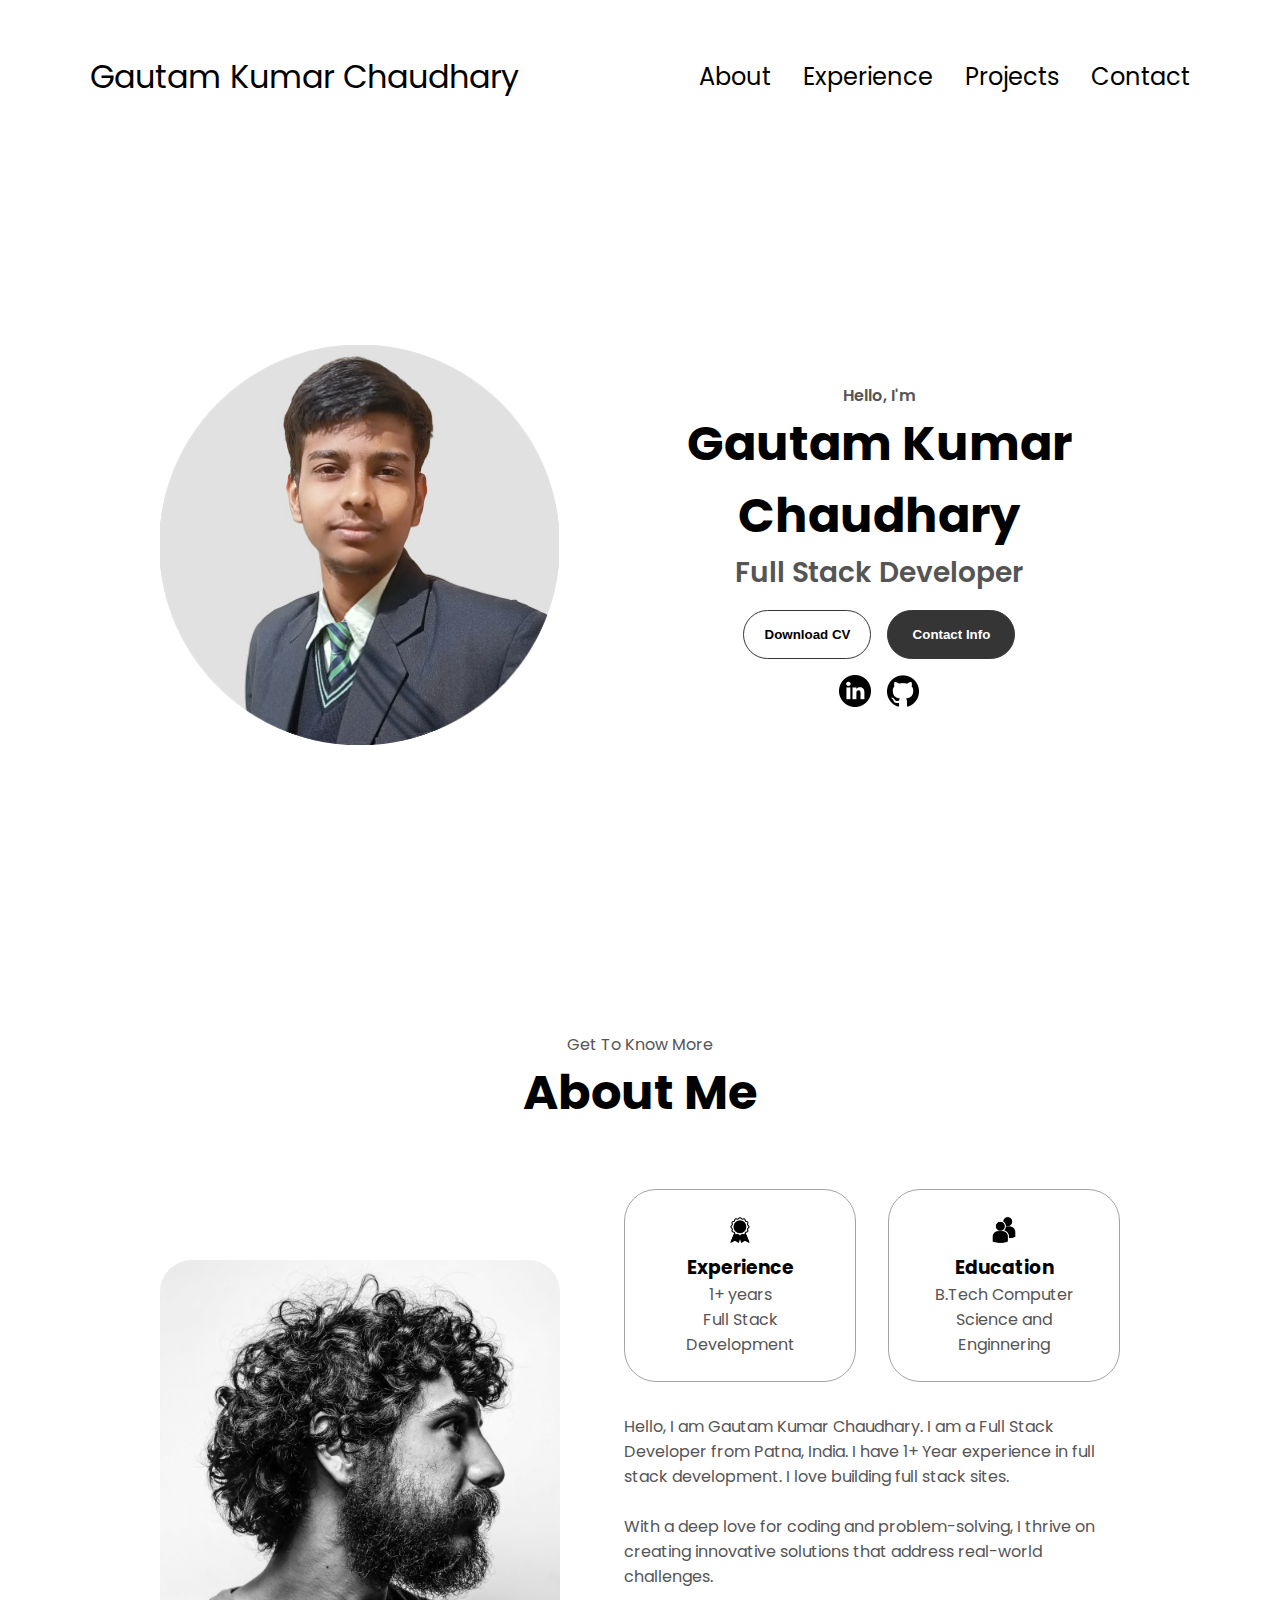
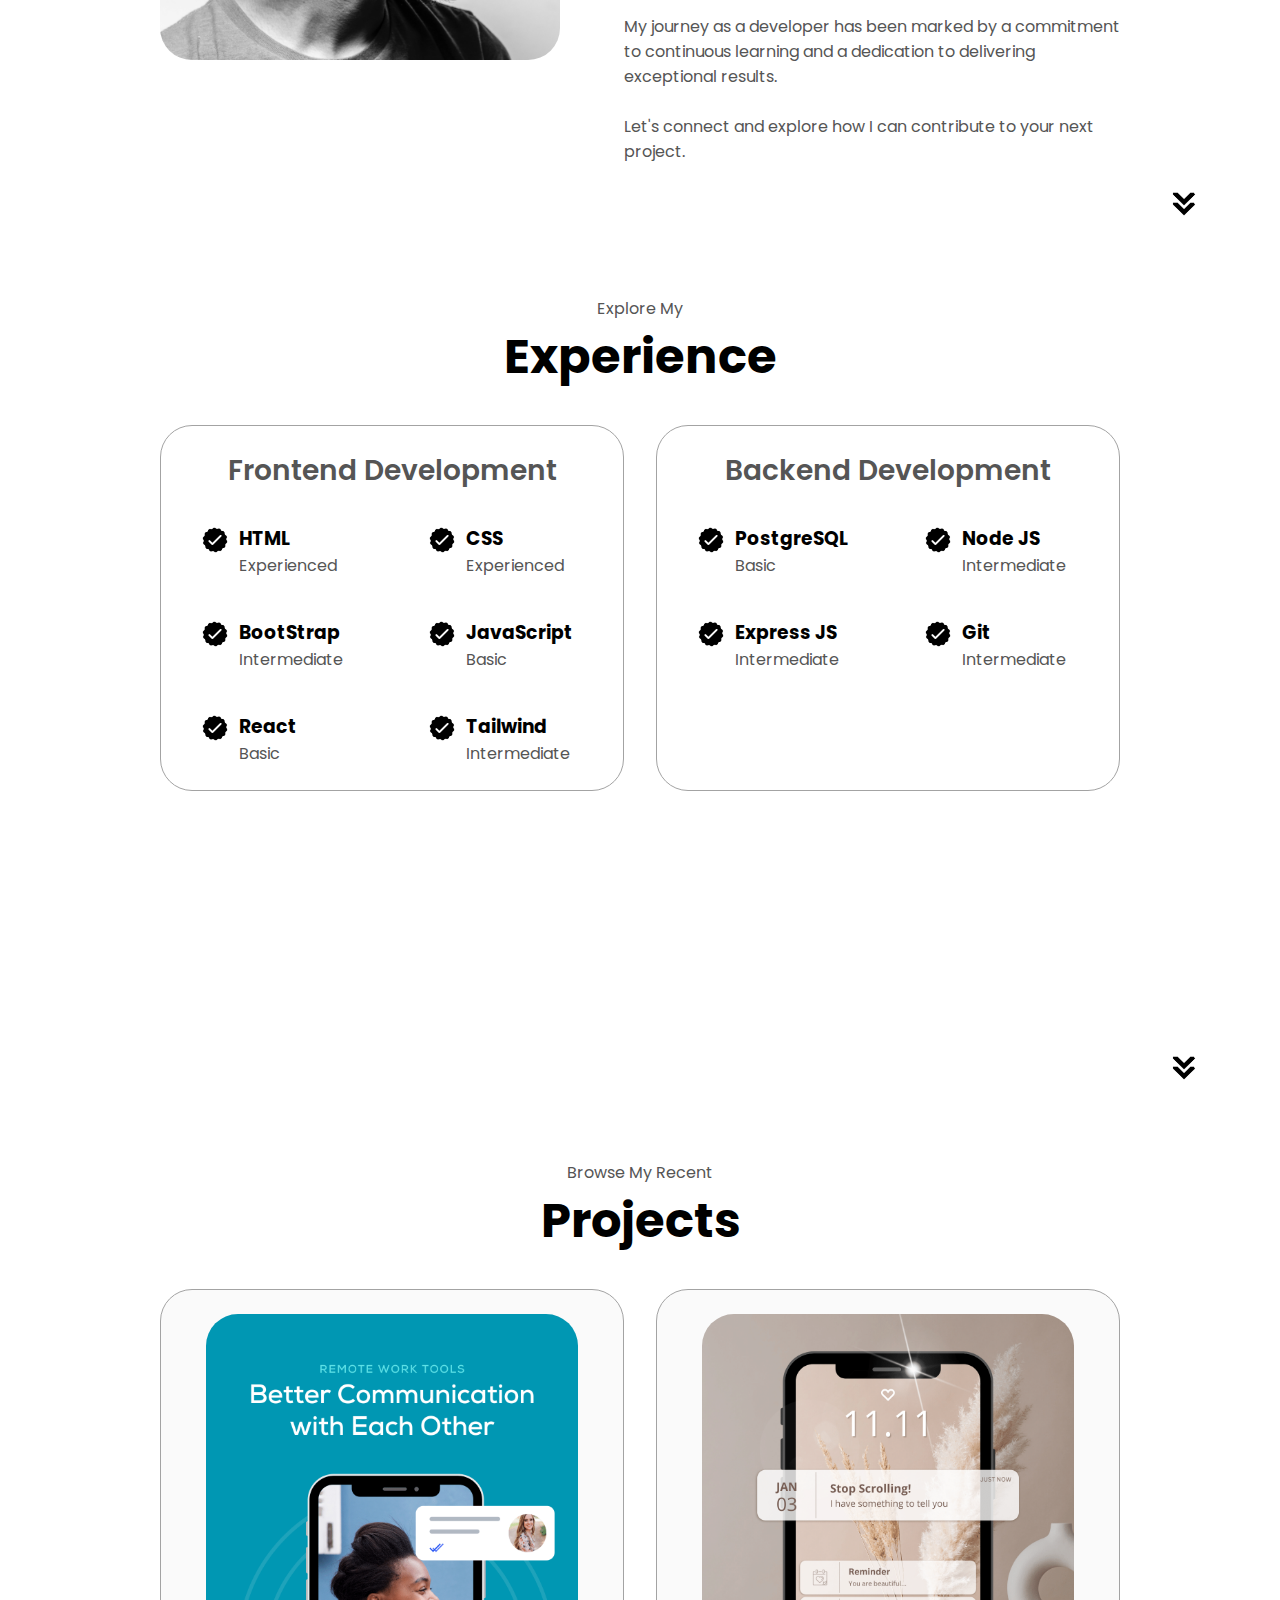
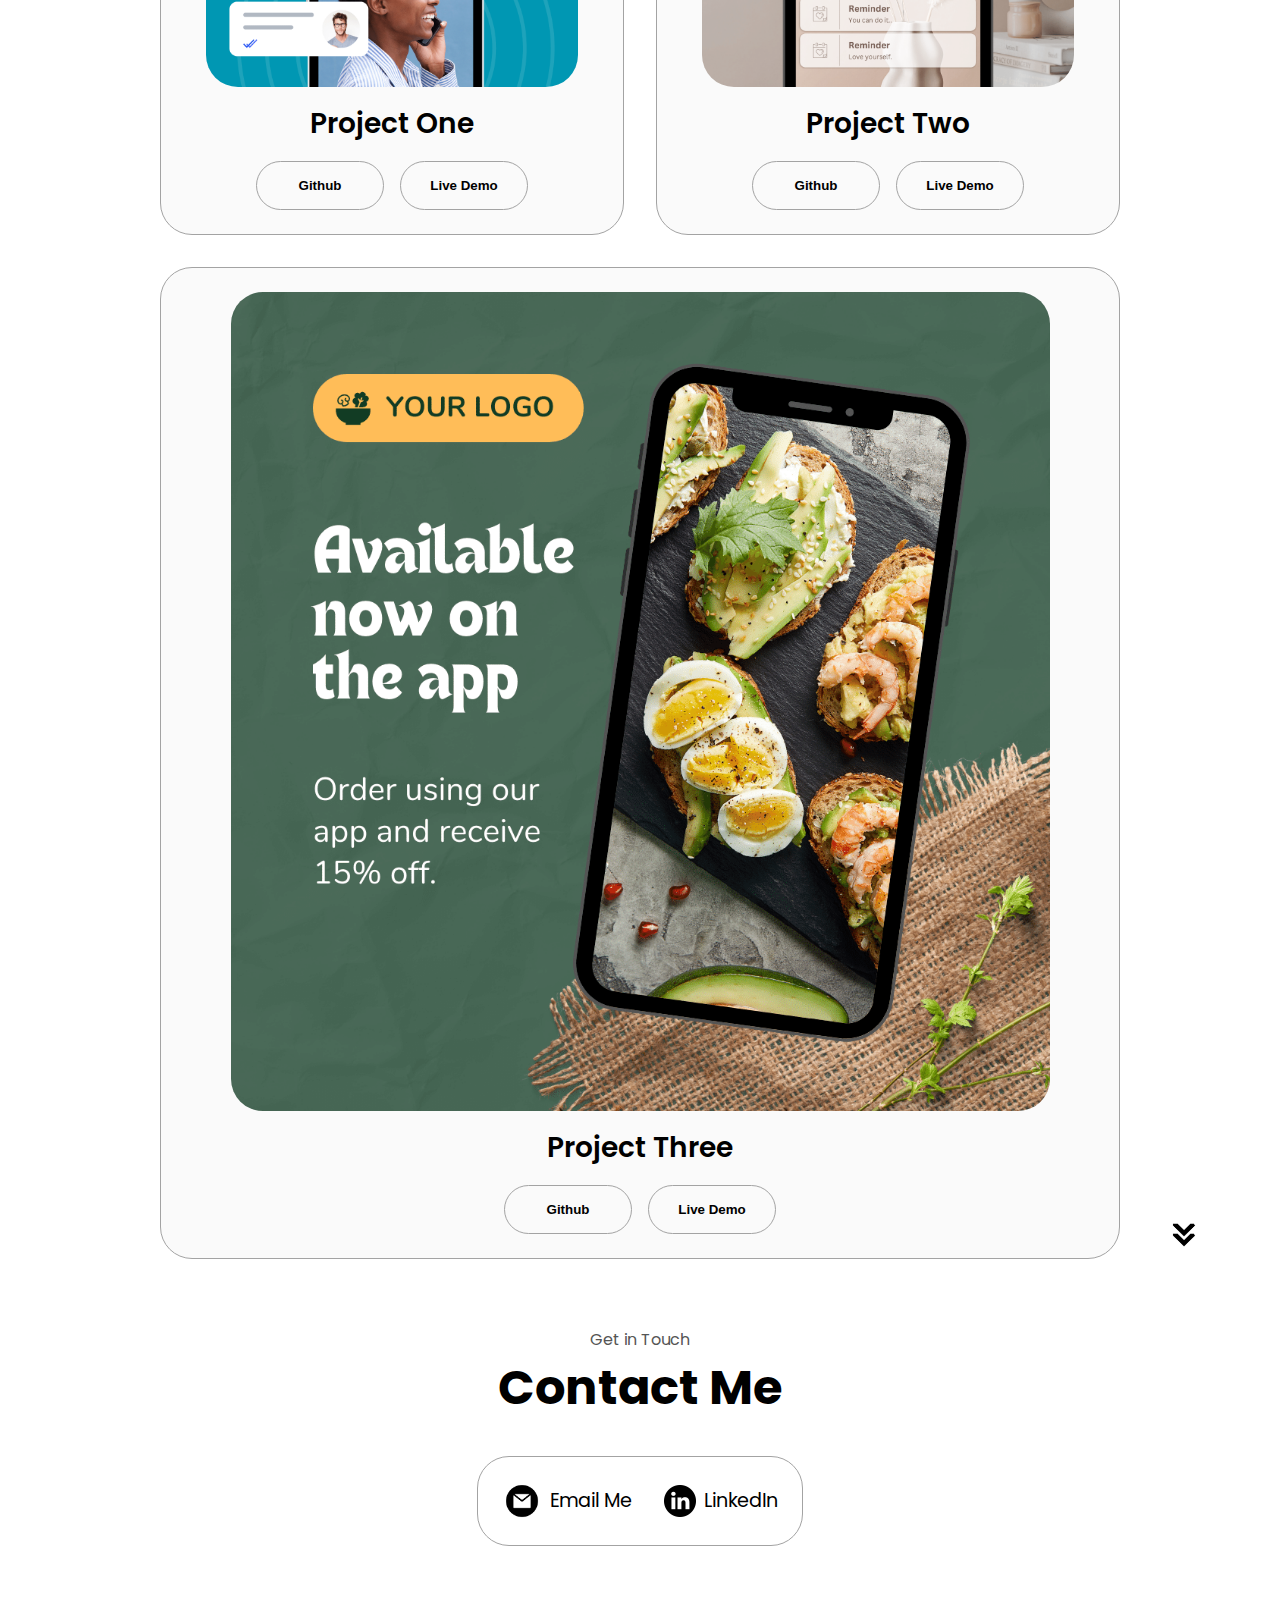
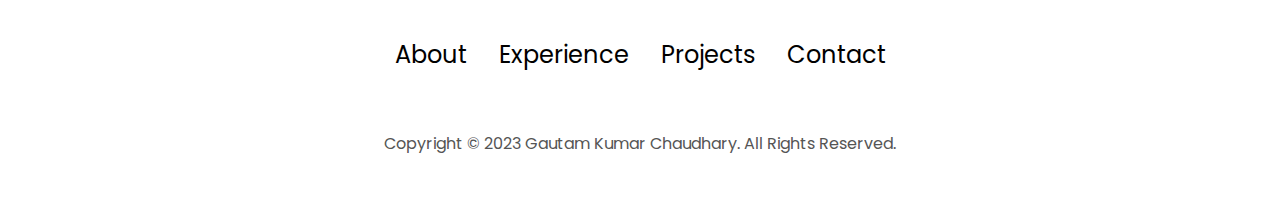
<file: index.html>
<!DOCTYPE html>
<html lang="en">
  <head>
    <meta charset="UTF-8" />
    <meta http-equiv="X-UA-Compatible" content="IE=edge" />
    <meta name="viewport" content="width=device-width, initial-scale=1.0" />
    <title>GautamKrCh</title>
    <link rel="shortcut icon" href="./assets/profile-pic.png" type="image/x-icon">
    <link rel="stylesheet" href="style.css" />
    <link rel="stylesheet" href="mediaqueries.css" />
  </head>
  <body>
    <nav id="desktop-nav">
      <div class="logo">Gautam Kumar Chaudhary</div>
      <div>
        <ul class="nav-links">
          <li><a href="#about">About</a></li>
          <li><a href="#experience">Experience</a></li>
          <li><a href="#projects">Projects</a></li>
          <li><a href="#contact">Contact</a></li>
        </ul>
      </div>
    </nav>
    <nav id="hamburger-nav">
      <div class="logo">GautamKrCh</div>
      <div class="hamburger-menu">
        <div class="hamburger-icon" onclick="toggleMenu()">
          <span></span>
          <span></span>
          <span></span>
        </div>
        <div class="menu-links">
          <li><a href="#about" onclick="toggleMenu()">About</a></li>
          <li><a href="#experience" onclick="toggleMenu()">Experience</a></li>
          <li><a href="#projects" onclick="toggleMenu()">Projects</a></li>
          <li><a href="#contact" onclick="toggleMenu()">Contact</a></li>
        </div>
      </div>
    </nav>
    <section id="profile">
      <div class="section__pic-container">
        <img src="./assets/profile-pic.png" alt="GautamKrCh profile picture" />
      </div>
      <div class="section__text">
        <p class="section__text__p1">Hello, I'm</p>
        <h1 class="title">Gautam Kumar Chaudhary</h1>
        <p class="section__text__p2">Full Stack Developer</p>
        <div class="btn-container">
          <button
            class="btn btn-color-2"
            onclick="window.open('./assets/resume-example.pdf')"
          >
            Download CV
          </button>
          <button class="btn btn-color-1" onclick="location.href='./#contact'">
            Contact Info
          </button>
        </div>
        <div id="socials-container">
          <img
            src="./assets/linkedin.png"
            alt="My LinkedIn profile"
            class="icon"
            onclick="location.href='https://linkedin.com/gautamkrch'"
          />
          <img
            src="./assets/github.png"
            alt="My Github profile"
            class="icon"
            onclick="location.href='https://github.com/gautamkrch'"
          />
        </div>
      </div>
    </section>
    <section id="about">
      <p class="section__text__p1">Get To Know More</p>
      <h1 class="title">About Me</h1>
      <div class="section-container">
        <div class="section__pic-container">
          <img
            src="./assets/about-pic.png"
            alt="Profile picture"
            class="about-pic"
          />
        </div>
        <div class="about-details-container">
          <div class="about-containers">
            <div class="details-container">
              <img
                src="./assets/experience.png"
                alt="Experience icon"
                class="icon"
              />
              <h3>Experience</h3>
              <p>1+ years <br />Full Stack Development</p>
            </div>
            <div class="details-container">
              <img
                src="./assets/education.png"
                alt="Education icon"
                class="icon"
              />
              <h3>Education</h3>
              <p>B.Tech Computer Science and Enginnering</p>
            </div>
          </div>
          <div class="text-container">
            <p>
              Hello, I am Gautam Kumar Chaudhary. I am a Full Stack Developer from Patna, India. I have 1+ Year
              experience in full stack development. I love building full stack sites. <br> <br>

              With a deep love for coding and problem-solving, I thrive on creating innovative solutions that 
              address real-world challenges. <br> <br>

              My journey as a developer has been marked by a commitment to continuous learning and a 
              dedication to delivering exceptional results. <br>  <br>

              Let's connect and explore how I can contribute to your next project.

            </p>
          </div>
        </div>
      </div>
      <img
        src="./assets/arrow.png"
        alt="Arrow icon"
        class="icon arrow"
        onclick="location.href='./#experience'"
      />
    </section>
    <section id="experience">
      <p class="section__text__p1">Explore My</p>
      <h1 class="title">Experience</h1>
      <div class="experience-details-container">
        <div class="about-containers">
          <div class="details-container">
            <h2 class="experience-sub-title">Frontend Development</h2>
            <div class="article-container">
              <article>
                <img
                  src="./assets/checkmark.png"
                  alt="Experience icon"
                  class="icon"
                />
                <div>
                  <h3>HTML</h3>
                  <p>Experienced</p>
                </div>
              </article>
              <article>
                <img
                  src="./assets/checkmark.png"
                  alt="Experience icon"
                  class="icon"
                />
                <div>
                  <h3>CSS</h3>
                  <p>Experienced</p>
                </div>
              </article>
              <article>
                <img
                  src="./assets/checkmark.png"
                  alt="Experience icon"
                  class="icon"
                />
                <div>
                  <h3>BootStrap</h3>
                  <p>Intermediate</p>
                </div>
              </article>
              <article>
                <img
                  src="./assets/checkmark.png"
                  alt="Experience icon"
                  class="icon"
                />
                <div>
                  <h3>JavaScript</h3>
                  <p>Basic</p>
                </div>
              </article>
              <article>
                <img
                  src="./assets/checkmark.png"
                  alt="Experience icon"
                  class="icon"
                />
                <div>
                  <h3>React</h3>
                  <p>Basic</p>
                </div>
              </article>
              <article>
                <img
                  src="./assets/checkmark.png"
                  alt="Experience icon"
                  class="icon"
                />
                <div>
                  <h3>Tailwind</h3>
                  <p>Intermediate</p>
                </div>
              </article>
            </div>
          </div>
          <div class="details-container">
            <h2 class="experience-sub-title">Backend Development</h2>
            <div class="article-container">
              <article>
                <img
                  src="./assets/checkmark.png"
                  alt="Experience icon"
                  class="icon"
                />
                <div>
                  <h3>PostgreSQL</h3>
                  <p>Basic</p>
                </div>
              </article>
              <article>
                <img
                  src="./assets/checkmark.png"
                  alt="Experience icon"
                  class="icon"
                />
                <div>
                  <h3>Node JS</h3>
                  <p>Intermediate</p>
                </div>
              </article>
              <article>
                <img
                  src="./assets/checkmark.png"
                  alt="Experience icon"
                  class="icon"
                />
                <div>
                  <h3>Express JS</h3>
                  <p>Intermediate</p>
                </div>
              </article>
              <article>
                <img
                  src="./assets/checkmark.png"
                  alt="Experience icon"
                  class="icon"
                />
                <div>
                  <h3>Git</h3>
                  <p>Intermediate</p>
                </div>
              </article>
            </div>
          </div>
        </div>
      </div>
      <img
        src="./assets/arrow.png"
        alt="Arrow icon"
        class="icon arrow"
        onclick="location.href='./#projects'"
      />
    </section>
    <section id="projects">
      <p class="section__text__p1">Browse My Recent</p>
      <h1 class="title">Projects</h1>
      <div class="experience-details-container">
        <div class="about-containers">
          <div class="details-container color-container">
            <div class="article-container">
              <img
                src="./assets/project-1.png"
                alt="Project 1"
                class="project-img"
              />
            </div>
            <h2 class="experience-sub-title project-title">Project One</h2>
            <div class="btn-container">
              <button
                class="btn btn-color-2 project-btn"
                onclick="location.href='https://github.com/'"
              >
                Github
              </button>
              <button
                class="btn btn-color-2 project-btn"
                onclick="location.href='https://github.com/'"
              >
                Live Demo
              </button>
            </div>
          </div>
          <div class="details-container color-container">
            <div class="article-container">
              <img
                src="./assets/project-2.png"
                alt="Project 2"
                class="project-img"
              />
            </div>
            <h2 class="experience-sub-title project-title">Project Two</h2>
            <div class="btn-container">
              <button
                class="btn btn-color-2 project-btn"
                onclick="location.href='https://github.com/'"
              >
                Github
              </button>
              <button
                class="btn btn-color-2 project-btn"
                onclick="location.href='https://github.com/'"
              >
                Live Demo
              </button>
            </div>
          </div>
          <div class="details-container color-container">
            <div class="article-container">
              <img
                src="./assets/project-3.png"
                alt="Project 3"
                class="project-img"
              />
            </div>
            <h2 class="experience-sub-title project-title">Project Three</h2>
            <div class="btn-container">
              <button
                class="btn btn-color-2 project-btn"
                onclick="location.href='https://github.com/'"
              >
                Github
              </button>
              <button
                class="btn btn-color-2 project-btn"
                onclick="location.href='https://github.com/'"
              >
                Live Demo
              </button>
            </div>
          </div>
        </div>
      </div>
      <img
        src="./assets/arrow.png"
        alt="Arrow icon"
        class="icon arrow"
        onclick="location.href='./#contact'"
      />
    </section>
    <section id="contact">
      <p class="section__text__p1">Get in Touch</p>
      <h1 class="title">Contact Me</h1>
      <div class="contact-info-upper-container">
        <div class="contact-info-container">
          <img
            src="./assets/email.png"
            alt="Email icon"
            class="icon contact-icon email-icon"
          />
          <p><a href="mailto:gautamkr.chaudhary11@gmail.com">Email Me</a></p>
        </div>
        <div class="contact-info-container">
          <img
            src="./assets/linkedin.png"
            alt="LinkedIn icon"
            class="icon contact-icon"
          />
          <p><a href="https://www.linkedin.com">LinkedIn</a></p>
        </div>
      </div>
    </section>
    <footer>
      <nav>
        <div class="nav-links-container">
          <ul class="nav-links">
            <li><a href="#about">About</a></li>
            <li><a href="#experience">Experience</a></li>
            <li><a href="#projects">Projects</a></li>
            <li><a href="#contact">Contact</a></li>
          </ul>
        </div>
      </nav>
      <p>Copyright &#169; 2023 Gautam Kumar Chaudhary. All Rights Reserved.</p>
    </footer>
    <script src="script.js"></script>
  </body>
</html>
</file>
<file: style.css>
/* GENERAL */

@import url("https://fonts.googleapis.com/css2?family=Poppins:wght@300;400;500;600&display=swap");

* {
  margin: 0;
  padding: 0;
}

body {
  font-family: "Poppins", sans-serif;
}

html {
  scroll-behavior: smooth;
}

p {
  color: rgb(85, 85, 85);
}

/* TRANSITION */

a,
.btn {
  transition: all 300ms ease;
}

/* DESKTOP NAV */

nav,
.nav-links {
  display: flex;
}

nav {
  justify-content: space-around;
  align-items: center;
  height: 17vh;
}

.nav-links {
  gap: 2rem;
  list-style: none;
  font-size: 1.5rem;
}

a {
  color: black;
  text-decoration: none;
  text-decoration-color: white;
}

a:hover {
  color: grey;
  text-decoration: underline;
  text-underline-offset: 1rem;
  text-decoration-color: rgb(181, 181, 181);
}

.logo {
  font-size: 2rem;
}

.logo:hover {
  cursor: default;
}

/* HAMBURGER MENU */

#hamburger-nav {
  display: none;
}

.hamburger-menu {
  position: relative;
  display: inline-block;
}

.hamburger-icon {
  display: flex;
  flex-direction: column;
  justify-content: space-between;
  height: 24px;
  width: 30px;
  cursor: pointer;
}

.hamburger-icon span {
  width: 100%;
  height: 2px;
  background-color: black;
  transition: all 0.3 ease-in-out;
}

.menu-links {
  position: absolute;
  top: 100%;
  right: 0;
  background-color: white;
  width: fit-content;
  max-height: 0;
  overflow: hidden;
  transition: all 0.3 ease-in-out;
}

.menu-links a {
  display: block;
  padding: 10px;
  text-align: center;
  font-size: 1.5rem;
  color: black;
  text-decoration: none;
  transition: all 0.3 ease-in-out;
}

.menu-links li {
  list-style: none;
}

.menu-links.open {
  max-height: 300px;
}

.hamburger-icon.open span:first-child {
  transform: rotate(45deg) translate(10px, 5px);
}

.hamburger-icon.open span:nth-child(2) {
  opacity: 0;
}

.hamburger-icon.open span:last-child {
  transform: rotate(-45deg) translate(10px, -5px);
}

.hamburger-icon span:first-child {
  transform: none;
}

.hamburger-icon span:first-child {
  opacity: 1;
}

.hamburger-icon span:first-child {
  transform: none;
}

/* SECTIONS */

section {
  padding-top: 4vh;
  height: 96vh;
  margin: 0 10rem;
  box-sizing: border-box;
  min-height: fit-content;
}

.section-container {
  display: flex;
}

/* PROFILE SECTION */

#profile {
  display: flex;
  justify-content: center;
  gap: 5rem;
  height: 80vh;
}

.section__pic-container {
  display: flex;
  height: 400px;
  width: 400px;
  margin: auto 0;
}

.section__text {
  align-self: center;
  text-align: center;
}

.section__text p {
  font-weight: 600;
}

.section__text__p1 {
  text-align: center;
}

.section__text__p2 {
  font-size: 1.75rem;
  margin-bottom: 1rem;
}

.title {
  font-size: 3rem;
  text-align: center;
}

#socials-container {
  display: flex;
  justify-content: center;
  margin-top: 1rem;
  gap: 1rem;
}

/* ICONS */

.icon {
  cursor: pointer;
  height: 2rem;
}

/* BUTTONS */

.btn-container {
  display: flex;
  justify-content: center;
  gap: 1rem;
}

.btn {
  font-weight: 600;
  transition: all 300ms ease;
  padding: 1rem;
  width: 8rem;
  border-radius: 2rem;
}

.btn-color-1,
.btn-color-2 {
  border: rgb(53, 53, 53) 0.1rem solid;
}

.btn-color-1:hover,
.btn-color-2:hover {
  cursor: pointer;
}

.btn-color-1,
.btn-color-2:hover {
  background: rgb(53, 53, 53);
  color: white;
}

.btn-color-1:hover {
  background: rgb(0, 0, 0);
}

.btn-color-2 {
  background: none;
}

.btn-color-2:hover {
  border: rgb(255, 255, 255) 0.1rem solid;
}

.btn-container {
  gap: 1rem;
}

/* ABOUT SECTION */

#about {
  position: relative;
}

.about-containers {
  gap: 2rem;
  margin-bottom: 2rem;
  margin-top: 2rem;
}

.about-details-container {
  justify-content: center;
  flex-direction: column;
}

.about-containers,
.about-details-container {
  display: flex;
}

.about-pic {
  border-radius: 2rem;
}

.arrow {
  position: absolute;
  right: -5rem;
  bottom: 2.5rem;
}

.details-container {
  padding: 1.5rem;
  flex: 1;
  background: white;
  border-radius: 2rem;
  border: rgb(53, 53, 53) 0.1rem solid;
  border-color: rgb(163, 163, 163);
  text-align: center;
}

.section-container {
  gap: 4rem;
  height: 80%;
}

.section__pic-container {
  height: 400px;
  width: 400px;
  margin: auto 0;
}

/* EXPERIENCE SECTION */

#experience {
  position: relative;
}

.experience-sub-title {
  color: rgb(85, 85, 85);
  font-weight: 600;
  font-size: 1.75rem;
  margin-bottom: 2rem;
}

.experience-details-container {
  display: flex;
  justify-content: center;
  flex-direction: column;
}

.article-container {
  display: flex;
  text-align: initial;
  flex-wrap: wrap;
  flex-direction: row;
  gap: 2.5rem;
  justify-content: space-around;
}

article {
  display: flex;
  width: 10rem;
  gap: 0.5rem;
}

article .icon {
  cursor: default;
}

/* PROJECTS SECTION */

#projects {
  position: relative;
}

.color-container {
  border-color: rgb(163, 163, 163);
  background: rgb(250, 250, 250);
}

.project-img {
  border-radius: 2rem;
  width: 90%;
  height: 90%;
}

.project-title {
  margin: 1rem;
  color: black;
}

.project-btn {
  color: black;
  border-color: rgb(163, 163, 163);
}

/* CONTACT */

#contact {
  display: flex;
  justify-content: center;
  flex-direction: column;
  height: 70vh;
}

.contact-info-upper-container {
  display: flex;
  justify-content: center;
  border-radius: 2rem;
  border: rgb(53, 53, 53) 0.1rem solid;
  border-color: rgb(163, 163, 163);
  background: (250, 250, 250);
  margin: 2rem auto;
  padding: 0.5rem;
}

.contact-info-container {
  display: flex;
  align-items: center;
  justify-content: center;
  gap: 0.5rem;
  margin: 1rem;
}

.contact-info-container p {
  font-size: larger;
}

.contact-icon {
  cursor: default;
}

.email-icon {
  height: 2.5rem;
}

/* FOOTER SECTION */

footer {
  height: 26vh;
  margin: 0 1rem;
}

footer p {
  text-align: center;
}
</file>
<file: mediaqueries.css>
@media screen and (max-width: 1400px) {
  #profile {
    height: 83vh;
    margin-bottom: 6rem;
  }
  .about-containers {
    flex-wrap: wrap;
  }
  #contact,
  #projects {
    height: fit-content;
  }
}

@media screen and (max-width: 1200px) {
  #desktop-nav {
    display: none;
  }
  #hamburger-nav {
    display: flex;
  }
  #experience,
  .experience-details-container {
    margin-top: 2rem;
  }
  #profile,
  .section-container {
    display: block;
  }
  .arrow {
    display: none;
  }
  section,
  .section-container {
    height: fit-content;
  }
  section {
    margin: 0 5%;
  }
  .section__pic-container {
    width: 275px;
    height: 275px;
    margin: 0 auto 2rem;
  }
  .about-containers {
    margin-top: 0;
  }
}

@media screen and (max-width: 600px) {
  #contact,
  footer {
    height: 40vh;
  }
  #profile {
    height: 83vh;
    margin-bottom: 0;
  }
  article {
    font-size: 1rem;
  }
  footer nav {
    height: fit-content;
    margin-bottom: 2rem;
  }
  .about-containers,
  .contact-info-upper-container,
  .btn-container {
    flex-wrap: wrap;
  }
  .contact-info-container {
    margin: 0;
  }
  .contact-info-container p,
  .nav-links li a {
    font-size: 1rem;
  }
  .experience-sub-title {
    font-size: 1.25rem;
  }
  .logo {
    font-size: 1.5rem;
  }
  .nav-links {
    flex-direction: column;
    gap: 0.5rem;
    text-align: center;
  }
  .section__pic-container {
    width: auto;
    height: 46vw;
    justify-content: center;
  }
  .section__text__p2 {
    font-size: 1.25rem;
  }
  .title {
    font-size: 2rem;
  }
  .text-container {
    text-align: justify;
  }
}
</file>
